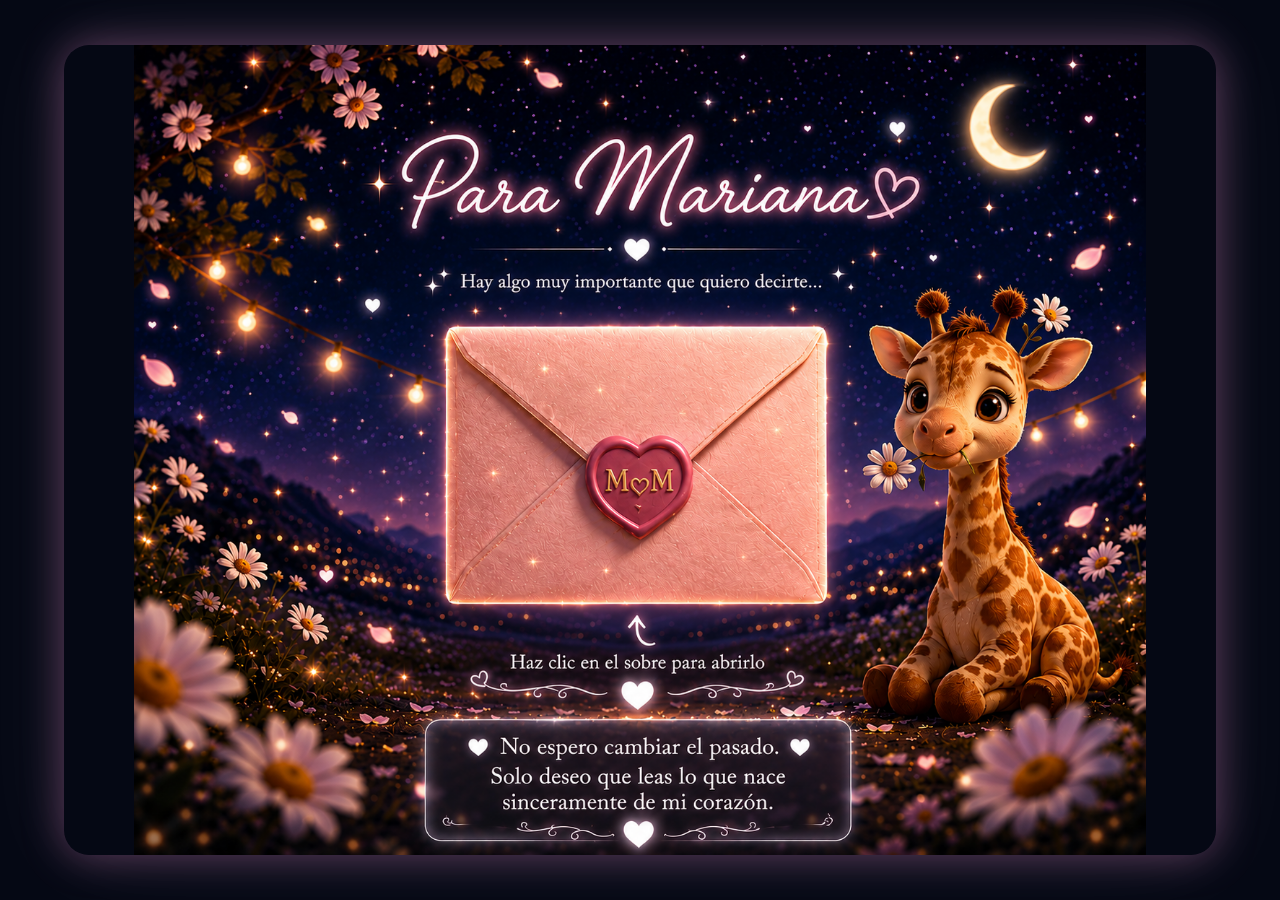
<file: index.html>
<!DOCTYPE html>
<html lang="es">

<head>

<meta charset="UTF-8">

<meta name="viewport" content="width=device-width, initial-scale=1.0">

<title>Para Mariana ❤️</title>

<link rel="stylesheet" href="style.css">

</head>

<body>

<div id="pantallaInicio">

<img src="fondo.png" id="portada">

<div id="clickSobre"></div>

</div>

<div id="pregunta">

<div class="carta">

<h1>

¿Quieres leer esta carta? ❤️

</h1>

<p>

Es muy importante para mí.

</p>

<div class="botones">

<button id="si">

Sí, quiero leerla ❤️

</button>

<button id="no">

No 😔

</button>

</div>

</div>

</div>

<script src="script.js"></script>

</body>

</html>
</file>
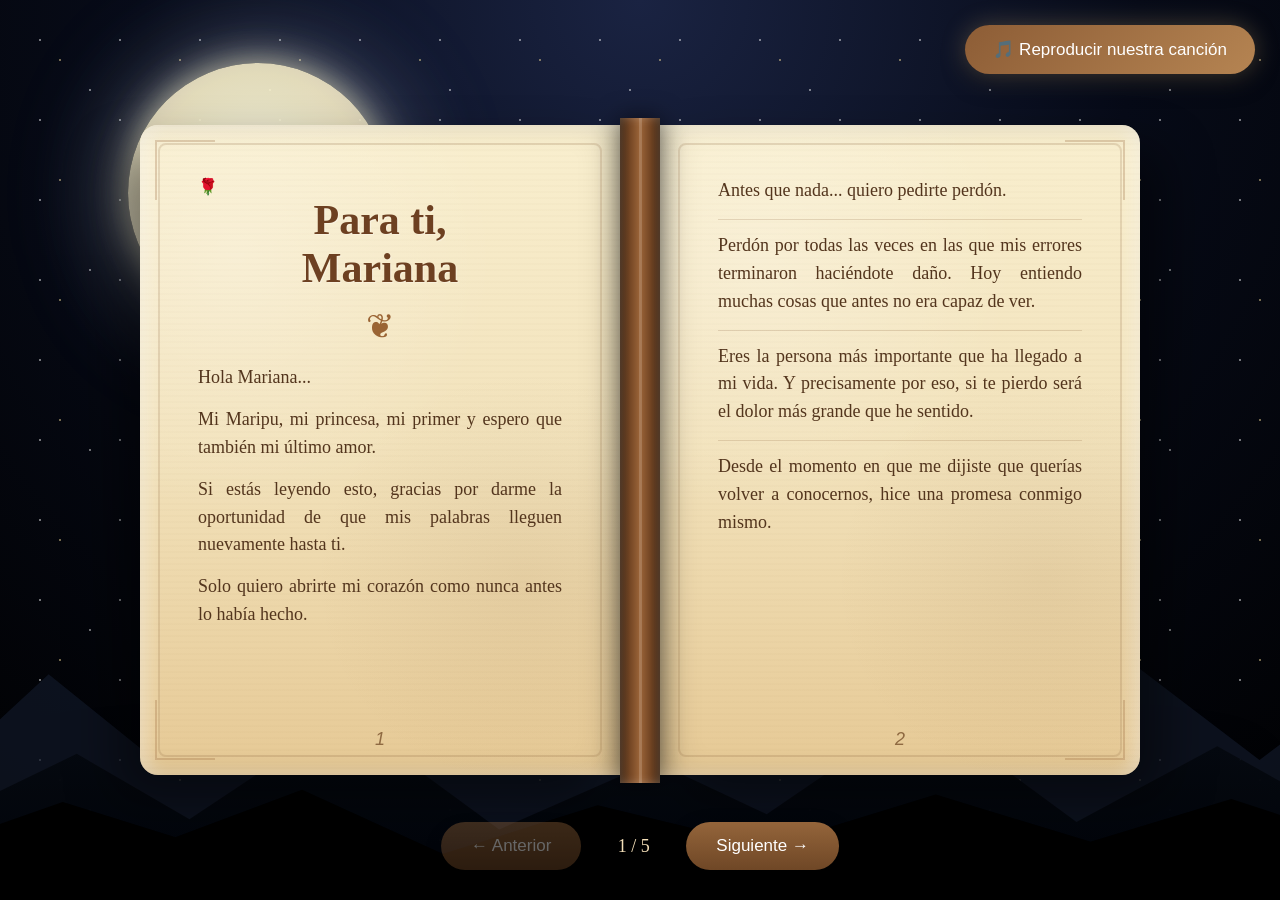
<file: carta.html>
<!DOCTYPE html>
<html lang="es">
<head>
    <meta charset="UTF-8">
    <meta name="viewport" content="width=device-width, initial-scale=1.0">
    <title>Para Mariana 🤍</title>
    <link rel="stylesheet" href="style.css">
</head>
<body class="carta-body">
    <div class="estrellas"></div>
    <div class="paisaje-nocturno" aria-hidden="true">
        <div class="luna-fondo"></div>
        <div class="montana montana-lejana"></div>
        <div class="montana montana-media"></div>
        <div class="montana montana-cercana"></div>
    </div>
    <div id="petalos"></div>

    <audio id="musica" loop>
        <source src="cancion.mp3" type="audio/mpeg">
    </audio>
    <button id="playMusic">🎵 Reproducir nuestra canción</button>

    <main class="book" aria-label="Carta en forma de libro">
        <section class="left-page">
            <div class="corner top-left"></div>
            <div class="corner bottom-left"></div>
            <div class="page-content" id="paginaIzquierda"></div>
        </section>

        <div class="book-spine"><div class="spine-line"></div></div>

        <section class="right-page">
            <div class="corner top-right"></div>
            <div class="corner bottom-right"></div>
            <div class="page-content" id="paginaDerecha"></div>
        </section>
    </main>

    <nav class="controls" aria-label="Navegación del libro">
        <button id="prev">← Anterior</button>
        <span id="progreso" aria-live="polite"></span>
        <button id="next">Siguiente →</button>
    </nav>

    <script src="carta.js"></script>
</body>
</html>
</file>
<file: style.css>
/* ===========================
   ESTILOS GENERALES
=========================== */

*{
    margin:0;
    padding:0;
    box-sizing:border-box;
}


body{

    background:#050814;

    font-family:Arial, Helvetica, sans-serif;

    overflow-x:hidden;

    transition:opacity 1.5s ease;

}



/* ===========================
   PANTALLA INICIAL
=========================== */


#pantallaInicio{

    width:100vw;

    height:100vh;

    display:flex;

    justify-content:center;

    align-items:center;

    position:relative;

}



#portada{

    width:90vw;

    height:90vh;

    object-fit:contain;

    border-radius:25px;


    box-shadow:

    0 0 40px rgba(255,150,220,.35),

    0 0 100px rgba(255,255,255,.08);


    animation:aparecer 1.2s ease;

}




/* ===========================
   SOBRE CLICK
=========================== */


#clickSobre{

    position:absolute;

    width:24%;

    height:22%;


    left:50%;

    top:51%;


    transform:translate(-50%,-50%);


    cursor:pointer;

    border-radius:20px;

}



#clickSobre:hover{

    box-shadow:

    0 0 35px rgba(255,180,220,.8);

}




/* ===========================
   PREGUNTA
=========================== */


#pregunta{

    position:fixed;

    top:0;

    left:0;


    width:100%;

    height:100%;


    display:none;


    justify-content:center;

    align-items:center;


    background:rgba(0,0,0,.55);


    backdrop-filter:blur(8px);


    z-index:1000;

}




/* ===========================
   CARTA
=========================== */


.carta{


    background:

    linear-gradient(
    135deg,
    #ffffff,
    #fff5fa
    );


    width:800px;


    max-width:90%;


    padding:60px;


    border-radius:25px;


    box-shadow:


    0 0 40px rgba(255,105,180,.25),

    0 20px 60px rgba(0,0,0,.45);



    animation:aparecer 1s;

}




.carta h1{

    text-align:center;

    color:#ff4f93;

    font-size:50px;

    margin-bottom:40px;

}




.carta p{

    font-size:23px;

    line-height:1.9;

    color:#444;

    margin-bottom:28px;

    text-align:justify;

}



.carta h2{

    margin-top:60px;

    text-align:right;

    color:#ff4f93;

    font-size:36px;

}




/* ===========================
   BOTONES
=========================== */


.botones{

    display:flex;

    justify-content:center;

    gap:25px;

    flex-wrap:wrap;

}




button{


    padding:16px 35px;


    border:none;


    border-radius:15px;


    font-size:20px;


    cursor:pointer;


    transition:.3s;


}



#si{

    background:#ff6ea9;

    color:white;

}



#si:hover{

    transform:scale(1.08);

    box-shadow:0 0 25px hotpink;

}




#no{

    background:white;

    border:2px solid #bbb;

    position:relative;

}




/* ===========================
   BOTÓN MUSICA
=========================== */


#playMusic{


    position:fixed;


    top:25px;


    right:25px;


    background:#ff5fa2;


    color:white;


    padding:14px 28px;


    border-radius:40px;


    font-size:18px;


    z-index:999;


    box-shadow:

    0 0 20px rgba(255,105,180,.5);


}



#playMusic:hover{


    transform:scale(1.05);


}



/* ===========================
   FONDO ESTRELLAS
=========================== */


.estrellas{


    position:fixed;


    width:100%;

    height:100%;


    top:0;

    left:0;


    background-image:

    radial-gradient(
    white 1px,
    transparent 1px
    );


    background-size:40px 40px;


    opacity:.45;


    animation:

    moverEstrellas 20s linear infinite;


    z-index:-1;


}



@keyframes moverEstrellas{


    from{

        transform:translateY(0);

    }


    to{

        transform:translateY(40px);

    }

}




/* ===========================
   PETALOS
=========================== */


.petalo{


    position:fixed;


    top:-50px;


    font-size:25px;


    z-index:5;


    animation:caer 8s linear infinite;


}



@keyframes caer{


0%{


    transform:

    translateY(-100px)

    rotate(0deg);


    opacity:1;


}



100%{


    transform:

    translateY(110vh)

    rotate(360deg);


    opacity:0;


}



}




/* ===========================
   CORAZONES
=========================== */


.corazon{


    position:fixed;


    bottom:-20px;


    font-size:25px;


    z-index:20;


    animation:

    subirCorazon 5s linear;


}




@keyframes subirCorazon{


0%{


    transform:

    translateY(0)

    scale(1);


    opacity:1;


}



100%{


    transform:

    translateY(-100vh)

    scale(1.8);


    opacity:0;


}



}




/* ===========================
   TRANSICION
=========================== */


.fadeOut{


animation:desaparecer 1.5s forwards;


}



@keyframes desaparecer{


0%{

opacity:1;

filter:blur(0);

}



100%{

opacity:0;

transform:scale(1.08);

filter:blur(10px);


}


}




/* ===========================
   ANIMACIONES
=========================== */


@keyframes aparecer{


from{


opacity:0;

transform:scale(.9);


}



to{


opacity:1;

transform:scale(1);


}


}





/* ===========================
   CELULAR
=========================== */


@media(max-width:600px){



.carta{


padding:30px 20px;


}



.carta h1{


font-size:32px;


}



.carta p{


font-size:18px;


line-height:1.7;


}



#playMusic{


top:15px;

right:15px;


font-size:14px;


padding:12px 18px;


}



}

/* =====================================================
                LIBRO ANTIGUO
=====================================================*/

.carta-body{

    margin:0;

    display:flex;

    justify-content:center;

    align-items:center;

    min-height:100vh;

    background:
    radial-gradient(circle at top,#1a2342 0%,#070b18 45%,#000 100%);

    overflow:hidden;

}


/* ESTRELLAS */

.estrellas{

    position:fixed;

    inset:0;

    background-image:

    radial-gradient(white 1px,transparent 1px),

    radial-gradient(#ffe6a0 .8px,transparent .8px),

    radial-gradient(white 1px,transparent 1px);

    background-size:

    80px 80px,

    120px 120px,

    180px 180px;

    opacity:.45;

    animation:moverEstrellas 80s linear infinite;

    z-index:-5;

}

@keyframes moverEstrellas{

from{

transform:translateY(0);

}

to{

transform:translateY(300px);

}

}



/* LIBRO */

.book{

    position:relative;

    width:1100px;

    height:700px;

    display:flex;

    justify-content:center;

    align-items:center;

}


/* PAGINAS DETRAS */

.back-page{

    position:absolute;

    width:480px;

    height:650px;

    background:#e9d8af;

    border-radius:12px;

    box-shadow:

    0 15px 35px rgba(0,0,0,.45);

}

.back1{

    left:58px;

    top:20px;

    transform:rotate(-1deg);

}

.back2{

    right:58px;

    top:20px;

    transform:rotate(1deg);

}


/* PAGINA */

.left-page,

.right-page{

    position:relative;

    width:480px;

    height:650px;

    overflow:hidden;

    background:

    linear-gradient(

    to bottom,

    #f9efcf,

    #f2e2bb,

    #e6c995

    );

    box-shadow:

    0 25px 45px rgba(0,0,0,.45),

    inset 0 0 35px rgba(0,0,0,.15);

}


/* BORDE */

.left-page{

    border-radius:18px 0 0 18px;

}

.right-page{

    border-radius:0 18px 18px 0;

}


/* LOMO */

.book-spine{

    width:40px;

    height:665px;

    background:

    linear-gradient(

    to right,

    #3d2411,

    #744624,

    #9c6539,

    #744624,

    #3d2411

    );

    box-shadow:

    inset 0 0 10px rgba(255,255,255,.2),

    0 0 25px rgba(0,0,0,.6);

    z-index:10;

}

.spine-line{

    width:3px;

    height:100%;

    margin:auto;

    background:rgba(255,255,255,.15);

}


/* CONTENIDO */

.page-content{

    padding:52px 58px 48px;

    height:100%;

    position:relative;

}

/* =====================================================
            TEXTURA DEL PAPEL
=====================================================*/

.left-page::before,
.right-page::before{

    content:"";

    position:absolute;

    inset:0;

    background:

    radial-gradient(circle at 20% 20%,
    rgba(255,255,255,.25) 0%,
    transparent 40%),

    radial-gradient(circle at 80% 70%,
    rgba(120,80,40,.08) 0%,
    transparent 35%),

    repeating-linear-gradient(

    0deg,

    rgba(120,90,40,.02) 0px,

    rgba(120,90,40,.02) 2px,

    transparent 2px,

    transparent 6px

    );

    pointer-events:none;

}


/* =====================================================
              BORDES ANTIGUOS
=====================================================*/

.left-page::after,
.right-page::after{

    content:"";

    position:absolute;

    inset:18px;

    border:2px solid rgba(133,94,55,.18);

    border-radius:8px;

}


/* =====================================================
               ESQUINAS
=====================================================*/

.corner{

    position:absolute;

    width:60px;

    height:60px;

    border:2px solid rgba(140,90,45,.25);

}

.top-left{

    top:15px;

    left:15px;

    border-right:none;

    border-bottom:none;

}

.top-right{

    top:15px;

    right:15px;

    border-left:none;

    border-bottom:none;

}

.bottom-left{

    bottom:15px;

    left:15px;

    border-right:none;

    border-top:none;

}

.bottom-right{

    bottom:15px;

    right:15px;

    border-left:none;

    border-top:none;

}


/* =====================================================
                  TITULO
=====================================================*/

.page-content h1{

    text-align:center;

    color:#6d4021;

    font-size:42px;

    font-family:Georgia,serif;

    margin-bottom:14px;

    text-shadow:

    1px 1px 1px rgba(255,255,255,.4);

}


/* =====================================================
                 ADORNO
=====================================================*/

.adorno{

    text-align:center;

    font-size:34px;

    color:#9a6434;

    margin-bottom:18px;

}


/* =====================================================
                 TEXTO
=====================================================*/

.page-content p{

    font-family:Georgia,serif;

    font-size:18px;

    color:#53351d;

    line-height:1.55;

    text-align:justify;

    margin-bottom:14px;

}

/* =====================================================
             PAISAJE NOCTURNO DE FONDO
===================================================== */

.paisaje-nocturno{
    position:fixed;
    inset:0;
    overflow:hidden;
    pointer-events:none;
    z-index:-3;
}

.luna-fondo{
    position:absolute;
    width:260px;
    height:260px;
    top:7%;
    left:10%;
    border-radius:50%;
    background:
        radial-gradient(circle at 34% 30%,rgba(255,255,255,.95) 0 3%,transparent 4%),
        radial-gradient(circle at 65% 63%,rgba(115,121,146,.24) 0 8%,transparent 9%),
        radial-gradient(circle at 35% 68%,rgba(115,121,146,.18) 0 11%,transparent 12%),
        radial-gradient(circle at 50% 45%,#fffde8 0%,#f6edc8 55%,#c8c5bd 100%);
    box-shadow:
        0 0 35px rgba(255,248,205,.75),
        0 0 95px rgba(220,228,255,.42),
        0 0 170px rgba(180,200,255,.18);
    opacity:.92;
}

.montana{
    position:absolute;
    left:-5%;
    width:110%;
    bottom:0;
    transform-origin:bottom;
}

.montana-lejana{
    height:34vh;
    bottom:4vh;
    background:#111827;
    opacity:.72;
    filter:blur(1px);
    clip-path:polygon(0 72%,8% 38%,15% 64%,25% 21%,34% 63%,43% 35%,52% 69%,63% 18%,74% 62%,84% 31%,94% 66%,100% 45%,100% 100%,0 100%);
}

.montana-media{
    height:28vh;
    bottom:0;
    background:linear-gradient(to bottom,#090d16,#03050a 78%);
    opacity:.92;
    clip-path:polygon(0 69%,10% 42%,18% 68%,29% 27%,40% 72%,51% 45%,59% 66%,70% 24%,81% 69%,91% 39%,100% 67%,100% 100%,0 100%);
    filter:drop-shadow(0 -10px 16px rgba(0,0,0,.45));
}

.montana-cercana{
    height:17vh;
    background:#000;
    clip-path:polygon(0 65%,9% 36%,17% 59%,26% 28%,36% 70%,47% 38%,59% 65%,71% 31%,82% 62%,92% 34%,100% 58%,100% 100%,0 100%);
    filter:drop-shadow(0 -12px 18px rgba(0,0,0,.7));
}

@media(max-width:700px){
    .luna-fondo{
        width:180px;
        height:180px;
        top:9%;
        left:5%;
    }

    .montana-lejana{height:27vh;}
    .montana-media{height:22vh;}
    .montana-cercana{height:14vh;}
}


/* =====================================================
                  FIRMA
=====================================================*/

.page-content h2{

    margin-top:32px;

    text-align:right;

    color:#6d4021;

    font-size:30px;

    font-family:Georgia,serif;

}


/* =====================================================
                NUMERO PAGINA
=====================================================*/

.page-number{

    position:absolute;

    bottom:25px;

    left:50%;

    transform:translateX(-50%);

    color:#8f6a42;

    font-size:18px;

    font-style:italic;

}


/* =====================================================
                 LINEAS
=====================================================*/

.page-content hr{

    border:none;

    border-top:1px solid rgba(120,80,40,.18);

    margin:12px 0;

}


/* =====================================================
              SOMBRA INTERIOR
=====================================================*/

.left-page{

    box-shadow:

    inset -15px 0 30px rgba(0,0,0,.12),

    inset 8px 0 15px rgba(255,255,255,.35),

    -25px 25px 50px rgba(0,0,0,.45);

}

.right-page{

    box-shadow:

    inset 15px 0 30px rgba(0,0,0,.12),

    inset -8px 0 15px rgba(255,255,255,.35),

    25px 25px 50px rgba(0,0,0,.45);

}

/* =====================================================
                BOTÓN DE MÚSICA
=====================================================*/

#playMusic{

    position:fixed;

    top:25px;

    right:25px;

    padding:14px 28px;

    border:none;

    border-radius:40px;

    background:linear-gradient(135deg,#8d5d36,#b58452);

    color:white;

    font-size:17px;

    cursor:pointer;

    z-index:100;

    box-shadow:

    0 0 25px rgba(255,220,150,.25),

    0 8px 25px rgba(0,0,0,.35);

    transition:.35s;

}

#playMusic:hover{

    transform:translateY(-3px) scale(1.04);

    box-shadow:

    0 0 35px rgba(255,220,150,.45),

    0 12px 30px rgba(0,0,0,.45);

}


/* =====================================================
                    BOTONES
=====================================================*/

.controls{

    position:fixed;

    bottom:30px;

    left:50%;

    transform:translateX(-50%);

    display:flex;

    gap:25px;

    z-index:50;

}

#progreso{
    min-width:55px;
    align-self:center;
    text-align:center;
    color:#f4dfb8;
    font:18px Georgia,serif;
}

.controls button:disabled{
    opacity:.4;
    cursor:not-allowed;
    transform:none;
}

.pasar-adelante .right-page{animation:pasarAdelante .42s ease;}
.pasar-atras .left-page{animation:pasarAtras .42s ease;}

@keyframes pasarAdelante{
    0%{transform:perspective(1200px) rotateY(-8deg);opacity:.65;}
    100%{transform:perspective(1200px) rotateY(0);opacity:1;}
}

@keyframes pasarAtras{
    0%{transform:perspective(1200px) rotateY(8deg);opacity:.65;}
    100%{transform:perspective(1200px) rotateY(0);opacity:1;}
}

.controls button{

    background:linear-gradient(#94653b,#6f4726);

    color:white;

    border:none;

    padding:14px 30px;

    border-radius:35px;

    font-size:17px;

    cursor:pointer;

    transition:.3s;

    box-shadow:

    0 8px 20px rgba(0,0,0,.35);

}

.controls button:hover{

    transform:scale(1.08);

    background:linear-gradient(#a87747,#7c512d);

}


/* =====================================================
                PETALOS
=====================================================*/

.petalo{

    position:fixed;

    top:-80px;

    font-size:24px;

    pointer-events:none;

    animation:caer linear infinite;

    z-index:3;

    opacity:.9;

}

@keyframes caer{

0%{

transform:

translateY(-100px)

rotate(0deg);

opacity:1;

}

100%{

transform:

translateY(115vh)

rotate(720deg);

opacity:0;

}

}


/* =====================================================
              SOMBRA DEL LIBRO
=====================================================*/

.book::after{

    content:"";

    position:absolute;

    width:1200px;

    height:60px;

    left:50%;

    bottom:-30px;

    transform:translateX(-50%);

    background:rgba(0,0,0,.45);

    filter:blur(35px);

    border-radius:50%;

    z-index:-5;

}


/* =====================================================
            EFECTO DE BRILLO
=====================================================*/

.left-page:hover,
.right-page:hover{

    filter:brightness(1.02);

}


/* =====================================================
                ANIMACIONES
=====================================================*/

.book{

    animation:libroAparece 1.3s ease;

}

@keyframes libroAparece{

0%{

opacity:0;

transform:

translateY(40px)

scale(.9);

}

100%{

opacity:1;

transform:

translateY(0)

scale(1);

}

}


/* =====================================================
                RESPONSIVE
=====================================================*/

@media(max-width:1100px){

.book{

    transform:scale(.82);

}

}

@media(max-width:900px){

.book{

    transform:scale(.62);

}

.controls{

    bottom:15px;

}

}

@media(max-width:700px){

.book{

    transform:scale(.48);

}

#playMusic{

    top:12px;

    right:12px;

    font-size:14px;

    padding:10px 18px;

}

}

@media(max-width:500px){

.book{

    transform:scale(.36);

}

.controls{

    gap:10px;

}

.controls button{

    font-size:13px;

    padding:10px 16px;

}

}
</file>
